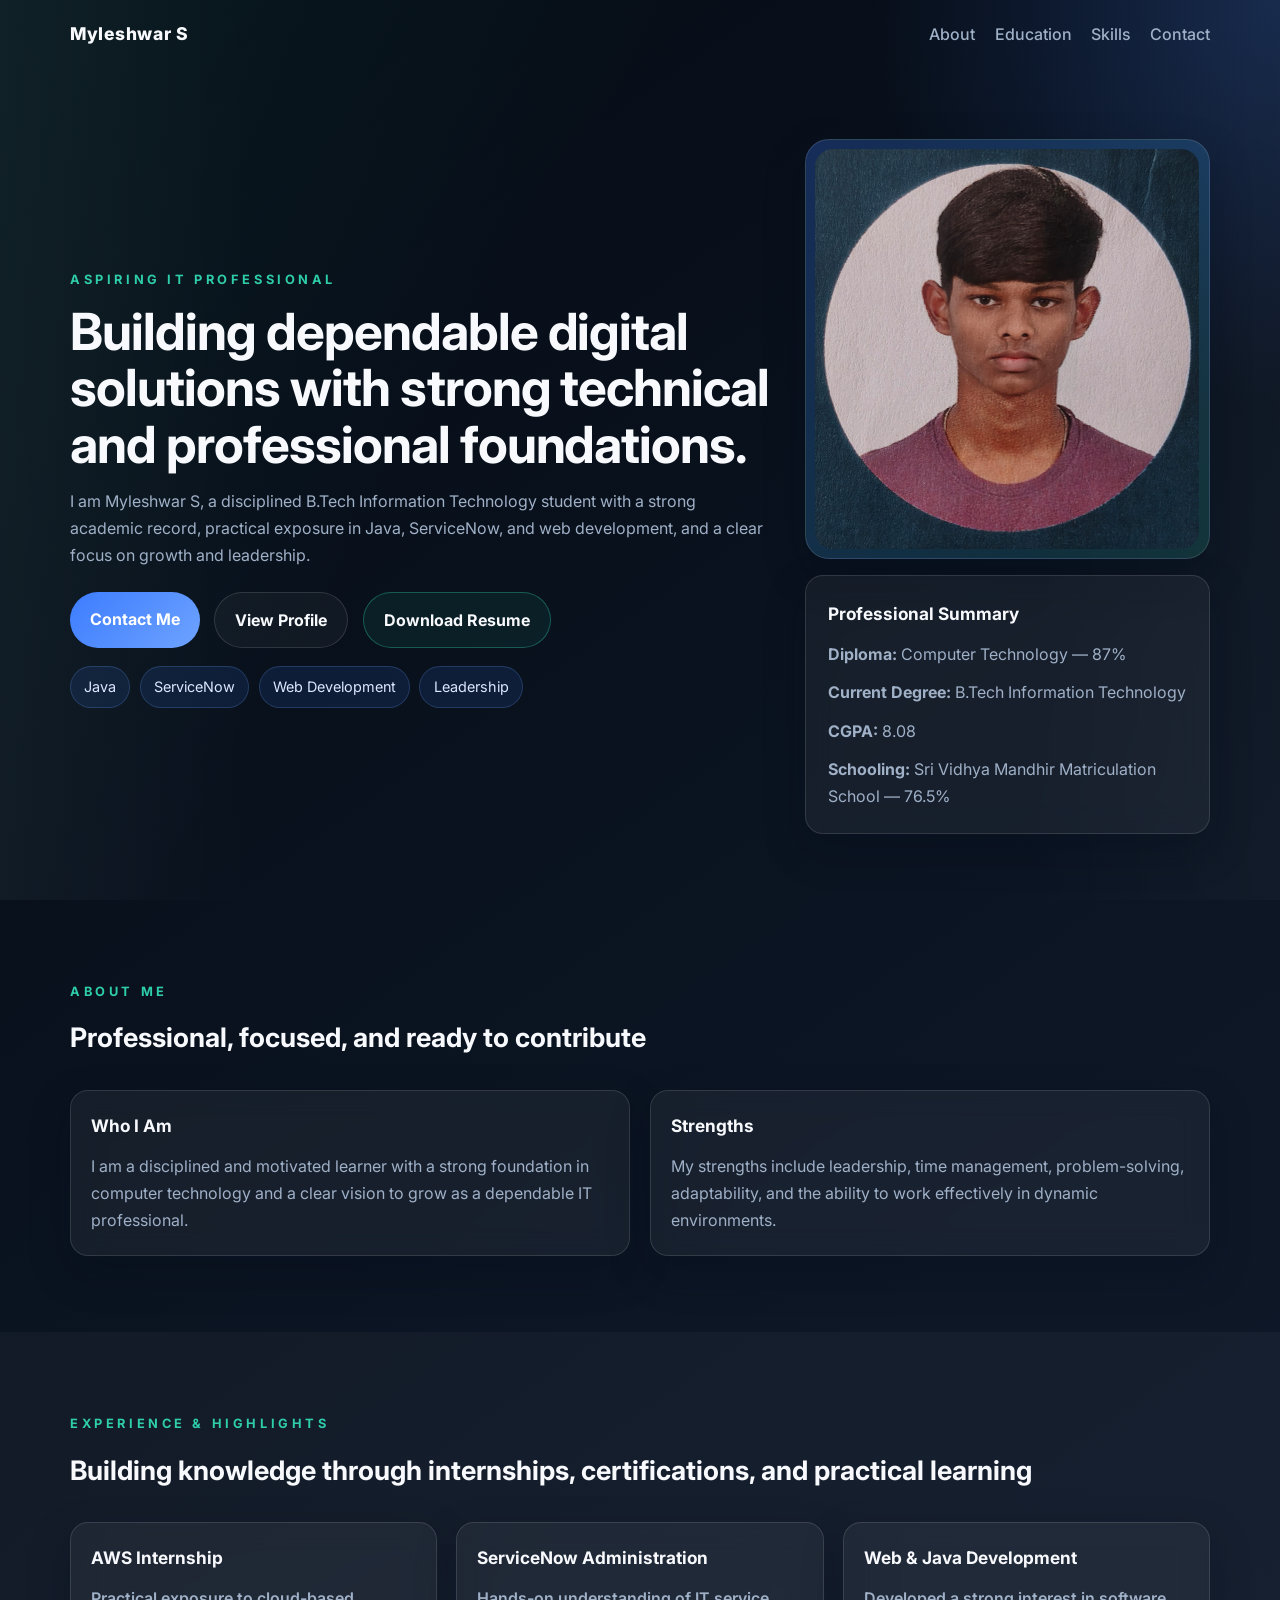
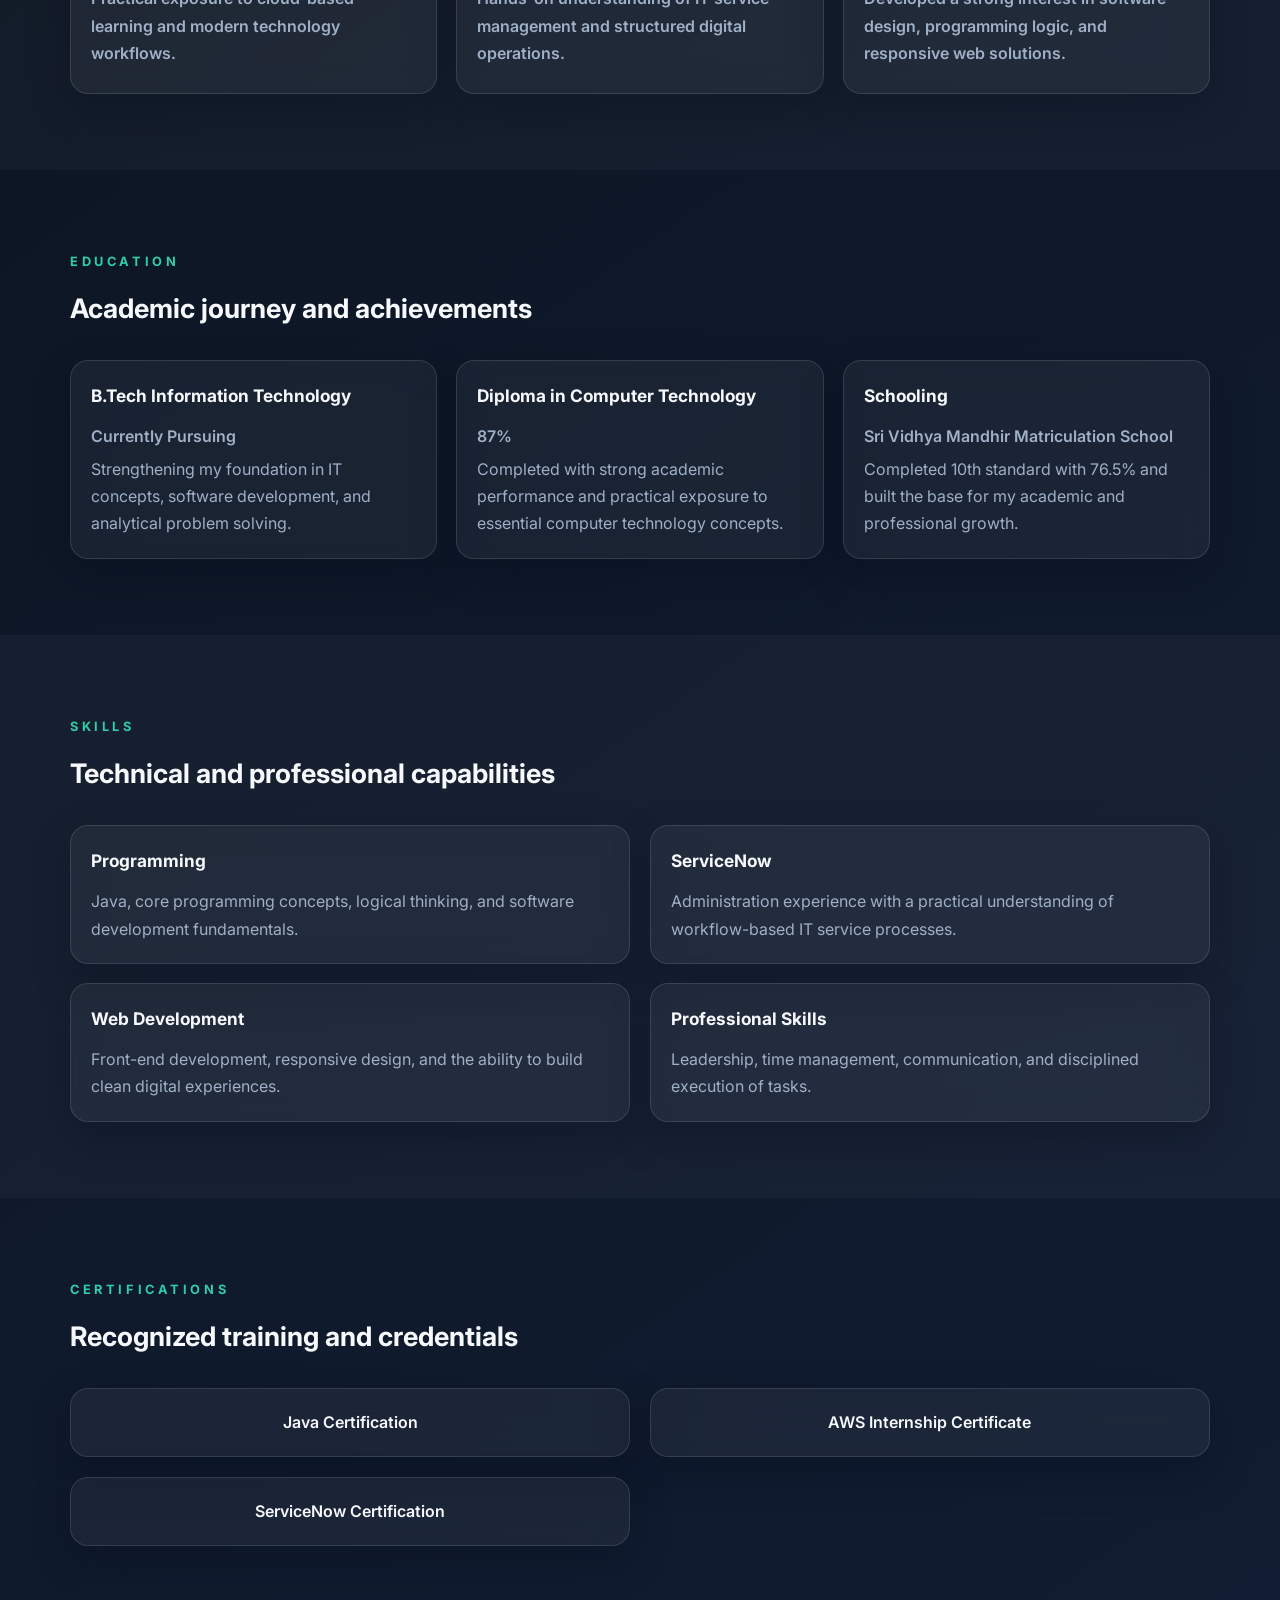
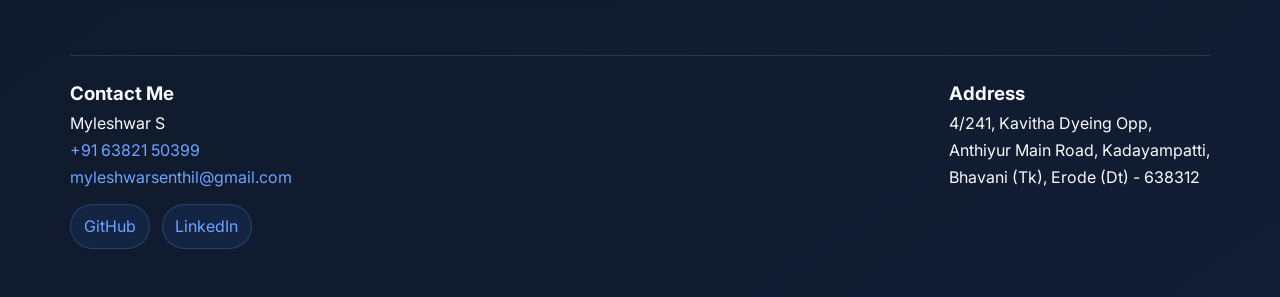
<file: Personal_websites/index.html>
<!DOCTYPE html>
<html lang="en">
  <head>
    <meta charset="UTF-8" />
    <meta name="viewport" content="width=device-width, initial-scale=1.0" />
    <title>Myleshwar S | Portfolio</title>
    <meta
      name="description"
      content="Professional portfolio of Myleshwar S, a B.Tech IT student with expertise in Java, ServiceNow, web development, leadership, and time management."
    />
    <link rel="preconnect" href="https://fonts.googleapis.com" />
    <link rel="preconnect" href="https://fonts.gstatic.com" crossorigin />
    <link
      href="https://fonts.googleapis.com/css2?family=Inter:wght@400;500;600;700;800&display=swap"
      rel="stylesheet"
    />
    <link rel="stylesheet" href="styles.css" />
  </head>
  <body>
    <header class="hero">
      <nav class="nav container">
        <a href="#home" class="logo">Myleshwar S</a>
        <div class="nav-links">
          <a href="#about">About</a>
          <a href="#education">Education</a>
          <a href="#skills">Skills</a>
          <a href="#contact">Contact</a>
        </div>
      </nav>

      <section id="home" class="hero-content container">
        <div class="hero-text">
          <p class="eyebrow">Aspiring IT Professional</p>
          <h1>Building dependable digital solutions with strong technical and professional foundations.</h1>
          <p class="lead">
            I am Myleshwar S, a disciplined B.Tech Information Technology student with a strong academic record,
            practical exposure in Java, ServiceNow, and web development, and a clear focus on growth and leadership.
          </p>
          <div class="hero-actions">
            <a href="#contact" class="btn btn-primary">Contact Me</a>
            <a href="#education" class="btn btn-secondary">View Profile</a>
            <a href="Resume.pdf" class="btn btn-outline" download>Download Resume</a>
          </div>
          <div class="badge-row">
            <span class="pill">Java</span>
            <span class="pill">ServiceNow</span>
            <span class="pill">Web Development</span>
            <span class="pill">Leadership</span>
          </div>
        </div>

        <div class="hero-side">
          <div class="photo-frame">
            <img src="profile-photo.jpeg" alt="Portrait of Myleshwar S" />
          </div>
          <div class="hero-card">
            <h3>Professional Summary</h3>
            <ul>
              <li><strong>Diploma:</strong> Computer Technology — 87%</li>
              <li><strong>Current Degree:</strong> B.Tech Information Technology</li>
              <li><strong>CGPA:</strong> 8.08</li>
              <li><strong>Schooling:</strong> Sri Vidhya Mandhir Matriculation School — 76.5%</li>
            </ul>
          </div>
        </div>
      </section>
    </header>

    <main>
      <section id="about" class="section container">
        <div class="section-heading">
          <p class="eyebrow">About Me</p>
          <h2>Professional, focused, and ready to contribute</h2>
        </div>
        <div class="about-grid">
          <div class="card">
            <h3>Who I Am</h3>
            <p>
              I am a disciplined and motivated learner with a strong foundation in computer technology and a clear
              vision to grow as a dependable IT professional.
            </p>
          </div>
          <div class="card">
            <h3>Strengths</h3>
            <p>
              My strengths include leadership, time management, problem-solving, adaptability, and the ability to work
              effectively in dynamic environments.
            </p>
          </div>
        </div>
      </section>

      <section id="experience" class="section section-alt">
        <div class="container">
          <div class="section-heading">
            <p class="eyebrow">Experience & Highlights</p>
            <h2>Building knowledge through internships, certifications, and practical learning</h2>
          </div>
          <div class="timeline-grid">
            <article class="card timeline-card">
              <h3>AWS Internship</h3>
              <p class="meta">Practical exposure to cloud-based learning and modern technology workflows.</p>
            </article>
            <article class="card timeline-card">
              <h3>ServiceNow Administration</h3>
              <p class="meta">Hands-on understanding of IT service management and structured digital operations.</p>
            </article>
            <article class="card timeline-card">
              <h3>Web & Java Development</h3>
              <p class="meta">Developed a strong interest in software design, programming logic, and responsive web solutions.</p>
            </article>
          </div>
        </div>
      </section>

      <section id="education" class="section container">
        <div class="section-heading">
          <p class="eyebrow">Education</p>
          <h2>Academic journey and achievements</h2>
        </div>
        <div class="timeline-grid">
          <article class="card timeline-card">
            <h3>B.Tech Information Technology</h3>
            <p class="meta">Currently Pursuing</p>
            <p>Strengthening my foundation in IT concepts, software development, and analytical problem solving.</p>
          </article>

          <article class="card timeline-card">
            <h3>Diploma in Computer Technology</h3>
            <p class="meta">87%</p>
            <p>Completed with strong academic performance and practical exposure to essential computer technology concepts.</p>
          </article>

          <article class="card timeline-card">
            <h3>Schooling</h3>
            <p class="meta">Sri Vidhya Mandhir Matriculation School</p>
            <p>Completed 10th standard with 76.5% and built the base for my academic and professional growth.</p>
          </article>
        </div>
      </section>

      <section id="skills" class="section section-alt">
        <div class="container">
          <div class="section-heading">
            <p class="eyebrow">Skills</p>
            <h2>Technical and professional capabilities</h2>
          </div>
          <div class="skills-grid">
            <div class="card skill-card">
              <h3>Programming</h3>
              <p>Java, core programming concepts, logical thinking, and software development fundamentals.</p>
            </div>
            <div class="card skill-card">
              <h3>ServiceNow</h3>
              <p>Administration experience with a practical understanding of workflow-based IT service processes.</p>
            </div>
            <div class="card skill-card">
              <h3>Web Development</h3>
              <p>Front-end development, responsive design, and the ability to build clean digital experiences.</p>
            </div>
            <div class="card skill-card">
              <h3>Professional Skills</h3>
              <p>Leadership, time management, communication, and disciplined execution of tasks.</p>
            </div>
          </div>
        </div>
      </section>

      <section class="section container">
        <div class="section-heading">
          <p class="eyebrow">Certifications</p>
          <h2>Recognized training and credentials</h2>
        </div>
        <div class="cert-grid">
          <div class="card cert-card">Java Certification</div>
          <div class="card cert-card">AWS Internship Certificate</div>
          <div class="card cert-card">ServiceNow Certification</div>
        </div>
      </section>
    </main>

    <footer id="contact" class="footer">
      <div class="container footer-content">
        <div>
          <h3>Contact Me</h3>
          <p>Myleshwar S</p>
          <p><a href="tel:+916382150399">+91 63821 50399</a></p>
          <p><a href="mailto:myleshwarsenthil@gmail.com">myleshwarsenthil@gmail.com</a></p>
          <div class="social-links">
            <a href="https://github.com/MyleshwarSenthil" target="_blank" rel="noopener noreferrer">GitHub</a>
            <a href="https://www.linkedin.com/in/myleshwar-senthil-3a155639b?utm_source=share_via&utm_content=profile&utm_medium=member_android" target="_blank" rel="noopener noreferrer">LinkedIn</a>
          </div>
        </div>
        <div>
          <h3>Address</h3>
          <p>4/241, Kavitha Dyeing Opp,</p>
          <p>Anthiyur Main Road, Kadayampatti,</p>
          <p>Bhavani (Tk), Erode (Dt) - 638312</p>
        </div>
      </div>
    </footer>
  </body>
</html>
</file>
<file: Personal_websites/styles.css>
:root {
  --bg: #050b14;
  --surface: #0d1726;
  --surface-2: #12213a;
  --text: #f7f9fc;
  --muted: #9fb0c7;
  --primary: #3c7cff;
  --primary-2: #6ea3ff;
  --accent: #2fceaa;
  --border: rgba(255, 255, 255, 0.12);
  --shadow: 0 16px 40px rgba(2, 10, 25, 0.28);
}

* {
  box-sizing: border-box;
  margin: 0;
  padding: 0;
}

html {
  scroll-behavior: smooth;
}

body {
  font-family: "Inter", sans-serif;
  background: linear-gradient(145deg, #050b14 0%, #0d1726 45%, #111d33 100%);
  color: var(--text);
  line-height: 1.7;
}

img {
  max-width: 100%;
}

.container {
  width: min(1140px, calc(100% - 2rem));
  margin: 0 auto;
}

.hero {
  min-height: 100vh;
  position: relative;
  overflow: hidden;
  background:
    radial-gradient(circle at top right, rgba(60, 124, 255, 0.2), transparent 26%),
    linear-gradient(120deg, rgba(47, 206, 170, 0.08), transparent 38%);
}

.hero::before {
  content: "";
  position: absolute;
  inset: 0;
  background: linear-gradient(90deg, rgba(255,255,255,0.03), transparent 20%, transparent 80%, rgba(255,255,255,0.025));
  pointer-events: none;
}

.nav {
  display: flex;
  justify-content: space-between;
  align-items: center;
  padding: 1.2rem 0;
  position: relative;
  z-index: 2;
}

.logo {
  font-size: 1.1rem;
  font-weight: 800;
  color: var(--text);
  text-decoration: none;
  letter-spacing: 0.04em;
}

.nav-links {
  display: flex;
  gap: 1.2rem;
}

.nav-links a {
  color: var(--muted);
  text-decoration: none;
  font-weight: 500;
}

.nav-links a:hover {
  color: var(--text);
}

.hero-content {
  display: grid;
  grid-template-columns: 1.3fr 0.75fr;
  gap: 2rem;
  align-items: center;
  padding: 4.4rem 0 3.2rem;
  position: relative;
  z-index: 2;
}

.eyebrow {
  display: inline-block;
  margin-bottom: 0.8rem;
  font-size: 0.8rem;
  font-weight: 700;
  letter-spacing: 0.28em;
  text-transform: uppercase;
  color: var(--accent);
}

.hero h1 {
  font-size: clamp(2rem, 4vw, 3.3rem);
  line-height: 1.1;
  margin-bottom: 1rem;
  letter-spacing: -0.02em;
}

.lead {
  font-size: 1rem;
  color: var(--muted);
  max-width: 720px;
  margin-bottom: 1.4rem;
}

.hero-actions {
  display: flex;
  flex-wrap: wrap;
  gap: 0.9rem;
  margin-bottom: 1.1rem;
}

.badge-row {
  display: flex;
  flex-wrap: wrap;
  gap: 0.6rem;
}

.pill {
  padding: 0.48rem 0.82rem;
  border-radius: 999px;
  background: rgba(60, 124, 255, 0.12);
  border: 1px solid rgba(110, 163, 255, 0.22);
  color: #dce8ff;
  font-size: 0.9rem;
}

.btn {
  display: inline-block;
  padding: 0.85rem 1.25rem;
  border-radius: 999px;
  text-decoration: none;
  font-weight: 700;
  transition: transform 0.2s ease, background 0.2s ease;
}

.btn:hover {
  transform: translateY(-2px);
}

.btn-primary {
  background: linear-gradient(135deg, var(--primary), var(--primary-2));
  color: white;
}

.btn-secondary {
  color: var(--text);
  border: 1px solid var(--border);
  background: rgba(255, 255, 255, 0.04);
}

.btn-outline {
  color: var(--text);
  border: 1px solid rgba(47, 206, 170, 0.35);
  background: rgba(47, 206, 170, 0.08);
}

.hero-card,
.card {
  background: rgba(255, 255, 255, 0.05);
  border: 1px solid var(--border);
  box-shadow: var(--shadow);
  backdrop-filter: blur(14px);
  border-radius: 18px;
}

.hero-side {
  display: grid;
  gap: 1rem;
}

.photo-frame {
  padding: 0.6rem;
  background: linear-gradient(135deg, rgba(60, 124, 255, 0.28), rgba(47, 206, 170, 0.16));
  border: 1px solid var(--border);
  border-radius: 24px;
  box-shadow: var(--shadow);
  animation: float 4s ease-in-out infinite;
}

.photo-frame img {
  display: block;
  width: 100%;
  border-radius: 18px;
}

.hero-card {
  padding: 1.4rem;
}

.hero-card h3,
.card h3 {
  margin-bottom: 0.8rem;
  font-size: 1.08rem;
}

.hero-card ul {
  list-style: none;
  display: grid;
  gap: 0.7rem;
  color: var(--muted);
}

.section {
  padding: 4.8rem 0;
}

.section-alt {
  background: rgba(255, 255, 255, 0.03);
}

.section-heading {
  margin-bottom: 1.8rem;
}

.section-heading h2 {
  font-size: clamp(1.35rem, 2.1vw, 1.9rem);
}

.about-grid,
.skills-grid,
.cert-grid {
  display: grid;
  gap: 1.2rem;
  grid-template-columns: repeat(2, minmax(0, 1fr));
}

.card {
  padding: 1.25rem;
}

.card p,
.card li {
  color: var(--muted);
}

.timeline-grid {
  display: grid;
  gap: 1.2rem;
  grid-template-columns: repeat(3, minmax(0, 1fr));
}

.meta {
  color: var(--accent);
  font-weight: 600;
  margin-bottom: 0.35rem;
}

.cert-card {
  text-align: center;
  font-weight: 600;
}

.footer {
  padding: 2rem 0 3rem;
}

.footer-content {
  display: flex;
  justify-content: space-between;
  flex-wrap: wrap;
  gap: 2rem;
  border-top: 1px solid var(--border);
  padding-top: 1.4rem;
}

.footer a {
  color: var(--primary-2);
  text-decoration: none;
}

.social-links {
  display: flex;
  flex-wrap: wrap;
  gap: 0.75rem;
  margin-top: 0.8rem;
}

.social-links a {
  padding: 0.5rem 0.8rem;
  border-radius: 999px;
  border: 1px solid rgba(110, 163, 255, 0.22);
  background: rgba(60, 124, 255, 0.1);
}

@keyframes float {
  0%,
  100% {
    transform: translateY(0px);
  }
  50% {
    transform: translateY(-6px);
  }
}

@media (max-width: 860px) {
  .hero-content,
  .about-grid,
  .timeline-grid,
  .skills-grid,
  .cert-grid {
    grid-template-columns: 1fr;
  }
}

@media (max-width: 640px) {
  .nav {
    flex-direction: column;
    gap: 0.8rem;
  }

  .nav-links {
    flex-wrap: wrap;
    justify-content: center;
  }

  .hero-content {
    padding-top: 2.5rem;
  }
}
</file>
